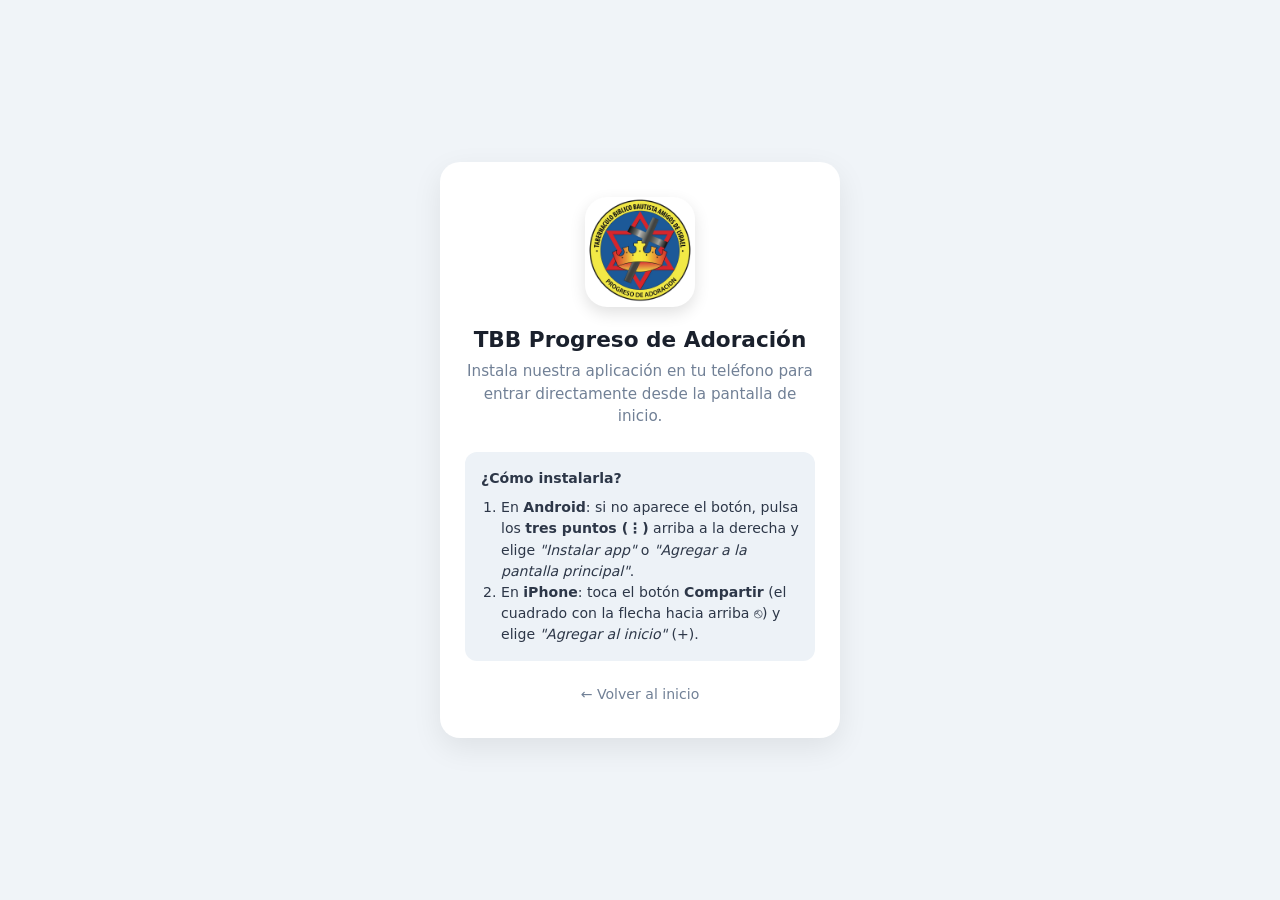
<file: descargar.html>
<!DOCTYPE html>
<html lang="es">
<head>
  <meta charset="UTF-8">
  <meta name="viewport" content="width=device-width, initial-scale=1.0">
  <title>Instalar TBB Progreso de Adoración</title>

  <!-- Conexión de la app -->
  <link rel="manifest" href="manifest.json">
  <link rel="apple-touch-icon" href="img/logo.png">
  <meta name="theme-color" content="#2b6cb0">
  <meta name="apple-mobile-web-app-capable" content="yes">
  <meta name="apple-mobile-web-app-status-bar-style" content="default">

  <!-- Registro del Service Worker -->
  <script>
    if ('serviceWorker' in navigator) {
      navigator.serviceWorker.register('sw.js');
    }
  </script>

  <style>
    * {
      box-sizing: border-box;
      margin: 0;
      padding: 0;
      font-family: system-ui, -apple-system, BlinkMacSystemFont, "Segoe UI", Roboto, sans-serif;
    }

    body {
      background-color: #f0f4f8;
      display: flex;
      align-items: center;
      justify-content: center;
      min-height: 100vh;
      padding: 20px;
    }

    .tarjeta-descarga {
      background: #ffffff;
      max-width: 400px;
      width: 100%;
      border-radius: 20px;
      box-shadow: 0 10px 30px rgba(0, 0, 0, 0.08);
      padding: 35px 25px;
      text-align: center;
    }

    .contenedor-logo {
      width: 110px;
      height: 110px;
      margin: 0 auto 20px;
      border-radius: 22px;
      overflow: hidden;
      box-shadow: 0 6px 16px rgba(0, 0, 0, 0.12);
      background-color: #fff;
      display: flex;
      align-items: center;
      justify-content: center;
    }

    .contenedor-logo img {
      width: 100%;
      height: 100%;
      object-fit: cover;
    }

    h1 {
      font-size: 1.35rem;
      color: #1a202c;
      margin-bottom: 8px;
    }

    p.descripcion {
      font-size: 0.95rem;
      color: #718096;
      line-height: 1.5;
      margin-bottom: 24px;
    }

    .btn-instalar {
      background-color: #2b6cb0;
      color: #ffffff;
      border: none;
      width: 100%;
      padding: 14px;
      font-size: 1rem;
      font-weight: 600;
      border-radius: 12px;
      cursor: pointer;
      display: none; /* Se muestra si el dispositivo soporta instalación directa */
      box-shadow: 0 4px 12px rgba(43, 108, 176, 0.3);
      transition: background 0.2s;
    }

    .btn-instalar:hover {
      background-color: #2c5282;
    }

    .caja-instrucciones {
      background-color: #edf2f7;
      border-radius: 12px;
      padding: 16px;
      text-align: left;
      font-size: 0.88rem;
      color: #2d3748;
      line-height: 1.5;
      margin-top: 15px;
    }

    .caja-instrucciones ol {
      margin-left: 20px;
      margin-top: 8px;
    }

    .enlace-volver {
      display: inline-block;
      margin-top: 25px;
      color: #718096;
      text-decoration: none;
      font-size: 0.88rem;
    }

    .enlace-volver:hover {
      text-decoration: underline;
    }
  </style>
</head>
<body>

  <div class="tarjeta-descarga">
    <!-- Contenedor del Logo -->
    <div class="contenedor-logo">
      <img src="img/logo.png" alt="Logo TBB Progreso de Adoración">
    </div>

    <h1>TBB Progreso de Adoración</h1>
    <p class="descripcion">Instala nuestra aplicación en tu teléfono para entrar directamente desde la pantalla de inicio.</p>

    <!-- Botón directo de instalación -->
    <button id="btnInstalar" class="btn-instalar">
      📲 Instalar en el teléfono
    </button>

    <!-- Pasos para iPhone o navegadores sin botón automático -->
    <div class="caja-instrucciones" id="cajaGuia">
      <strong>¿Cómo instalarla?</strong>
      <ol>
        <li>En <b>Android</b>: si no aparece el botón, pulsa los <b>tres puntos (⋮)</b> arriba a la derecha y elige <i>"Instalar app"</i> o <i>"Agregar a la pantalla principal"</i>.</li>
        <li>En <b>iPhone</b>: toca el botón <b>Compartir</b> (el cuadrado con la flecha hacia arriba ⎋) y elige <i>"Agregar al inicio"</i> (+).</li>
      </ol>
    </div>

    <a href="index.html" class="enlace-volver">← Volver al inicio</a>
  </div>

  <script>
    let eventoInstalacion;
    const btnInstalar = document.getElementById('btnInstalar');
    const cajaGuia = document.getElementById('cajaGuia');

    window.addEventListener('beforeinstallprompt', (e) => {
      e.preventDefault();
      eventoInstalacion = e;
      btnInstalar.style.display = 'block';
    });

    btnInstalar.addEventListener('click', async () => {
      if (eventoInstalacion) {
        eventoInstalacion.prompt();
        const { outcome } = await eventoInstalacion.userChoice;

        if (outcome === 'accepted') {
          btnInstalar.style.display = 'none';
          cajaGuia.innerHTML = '✅ <strong>¡Aplicación instalada con éxito!</strong> Ya puedes encontrarla en tus aplicaciones.';
        }
        eventoInstalacion = null;
      }
    });

    window.addEventListener('appinstalled', () => {
      btnInstalar.style.display = 'none';
      cajaGuia.innerHTML = '✅ <strong>¡Aplicación instalada con éxito!</strong>';
    });
  </script>

</body>
</html>
</file>
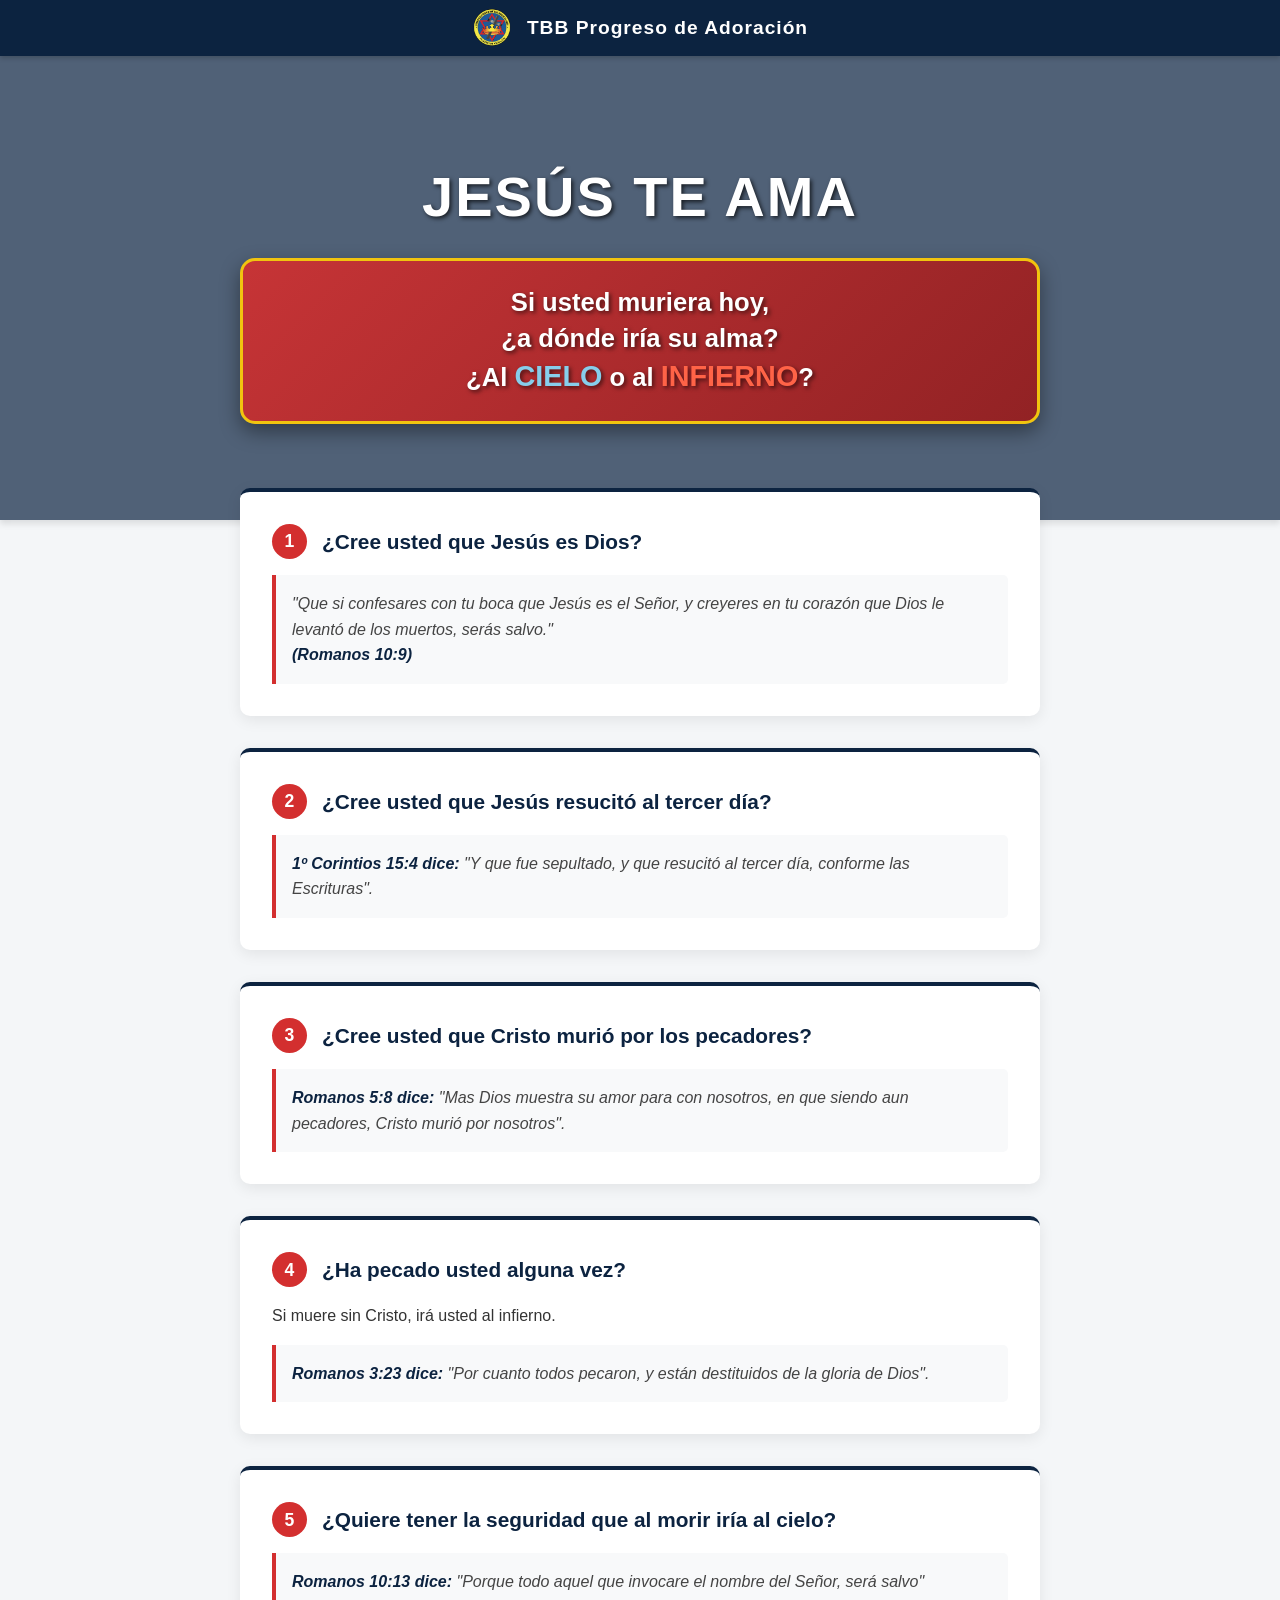
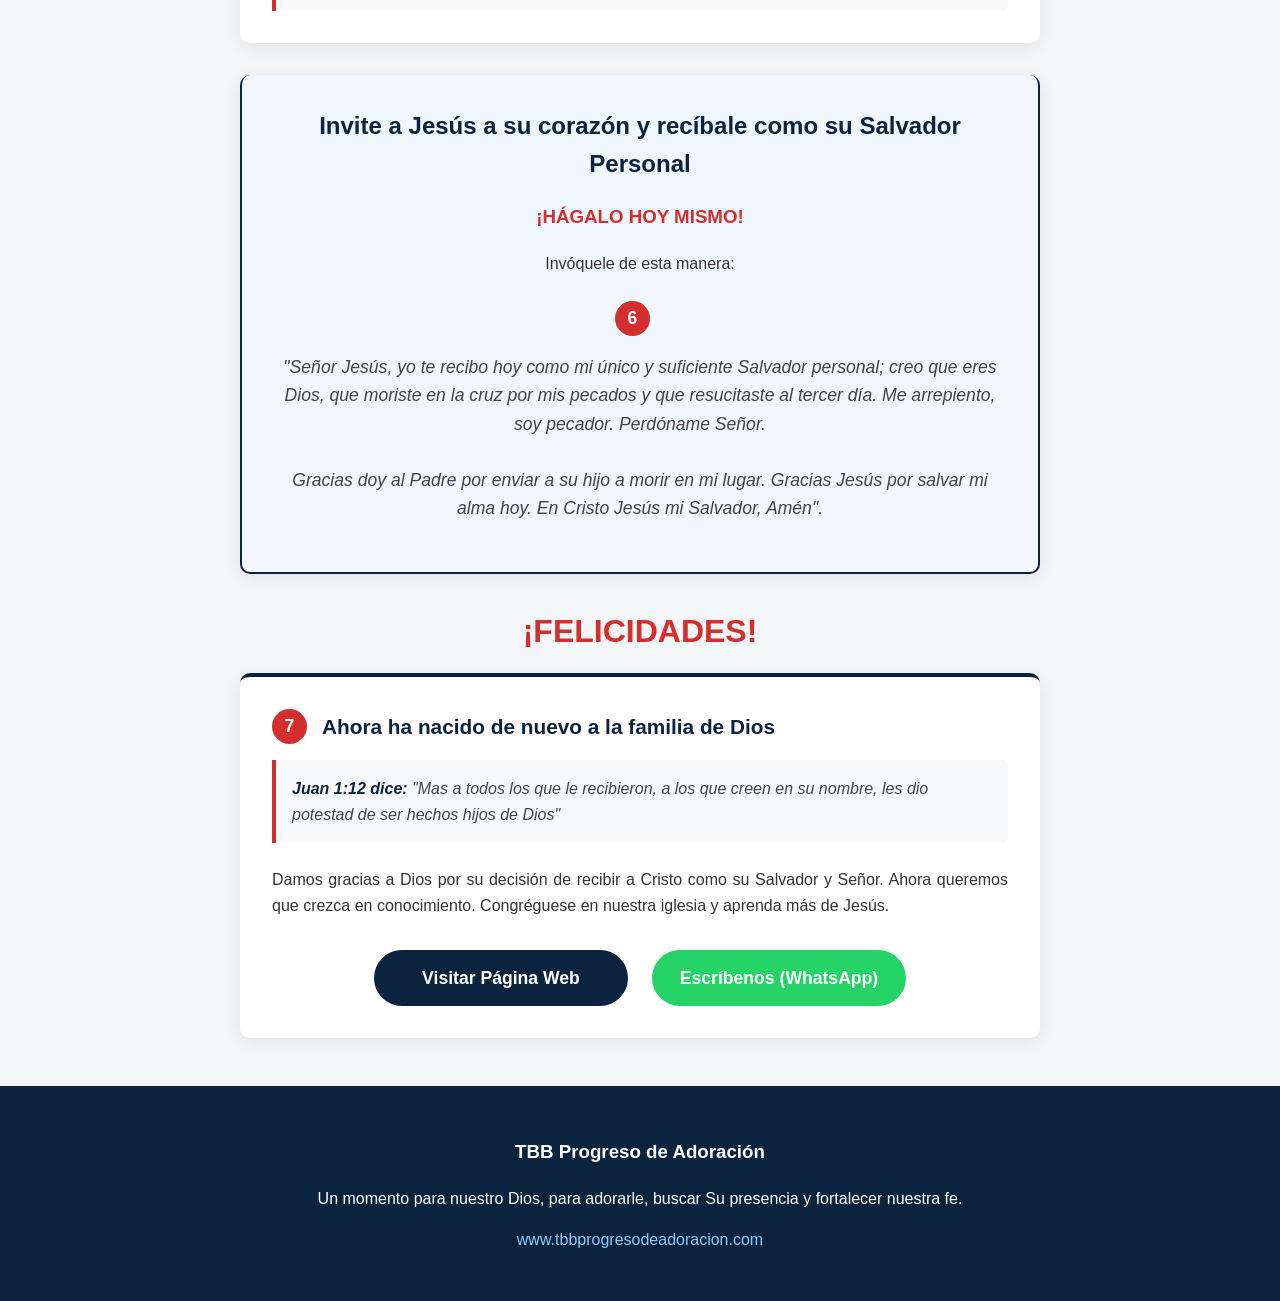
<file: plan-de-salvacion.html>
<!DOCTYPE html>
<html lang="es">
<head>
    <meta charset="UTF-8">
    <meta name="viewport" content="width=device-width, initial-scale=1.0">
    <!-- Etiqueta CRÍTICA para ocultar la página de Google y otros buscadores -->
    <meta name="robots" content="noindex, nofollow">
    <title>Plan de Salvación - TBB Progreso de Adoración</title>
    <style>
        :root {
            --primary-color: #0c2340;
            --secondary-color: #f4f6f8;
            --accent-color: #d32f2f;
            --text-color: #333;
            --font-family: 'Segoe UI', Tahoma, Geneva, Verdana, sans-serif;
            --btn-hover: #08172a;
            --whatsapp-color: #25D366;
            --gold-accent: #f1c40f;
        }
        body {
            font-family: var(--font-family);
            background-color: var(--secondary-color);
            color: var(--text-color);
            margin: 0;
            padding: 0;
            line-height: 1.6;
        }
        
        /* Navbar Superior */
        .navbar {
            background-color: var(--primary-color);
            color: white;
            padding: 0.5rem 1rem;
            display: flex;
            align-items: center;
            justify-content: center;
            box-shadow: 0 2px 5px rgba(0,0,0,0.2);
            position: sticky;
            top: 0;
            z-index: 100;
        }
        .navbar-content {
            display: flex;
            align-items: center;
            gap: 15px;
            max-width: 800px;
            width: 100%;
            justify-content: center;
        }
        .navbar-logo {
            height: 40px;
            width: auto;
            border-radius: 50%;
        }
        .navbar-title {
            font-size: 1.2rem;
            font-weight: bold;
            margin: 0;
            letter-spacing: 1px;
        }

        /* Sección de Imagen Principal (Hero) */
        .hero {
            position: relative;
            background: url('https://images.unsplash.com/photo-1469474968028-56623f02e42e?ixlib=rb-4.0.3&auto=format&fit=crop&w=1920&q=80') no-repeat center center/cover;
            min-height: 400px;
            display: flex;
            align-items: center;
            justify-content: center;
            text-align: center;
            color: white;
            box-shadow: 0 4px 6px rgba(0,0,0,0.1);
            padding: 2rem 1rem;
        }
        .hero-overlay {
            position: absolute;
            top: 0; left: 0; right: 0; bottom: 0;
            background: rgba(12, 35, 64, 0.7);
        }
        .hero-content {
            position: relative;
            z-index: 1;
            width: 100%;
            max-width: 800px;
        }
        .hero-content h1 {
            font-size: 3.5rem;
            margin: 0 0 1rem 0;
            text-shadow: 2px 2px 4px rgba(0,0,0,0.7);
            font-weight: 700;
            letter-spacing: 2px;
            color: white;
        }
        
        /* Nuevo cuadro llamativo para la pregunta principal */
        .main-question-box {
            background: linear-gradient(135deg, rgba(211, 47, 47, 0.9), rgba(153, 27, 27, 0.9));
            border: 3px solid var(--gold-accent);
            border-radius: 15px;
            padding: 1.5rem;
            margin: 0 auto;
            box-shadow: 0 8px 20px rgba(0,0,0,0.4);
            transform: scale(1);
            animation: pulse 2s infinite;
        }
        
        @keyframes pulse {
            0% { transform: scale(1); box-shadow: 0 8px 20px rgba(0,0,0,0.4); }
            50% { transform: scale(1.02); box-shadow: 0 12px 25px rgba(211, 47, 47, 0.6); }
            100% { transform: scale(1); box-shadow: 0 8px 20px rgba(0,0,0,0.4); }
        }

        .main-question-text {
            font-size: 1.6rem;
            font-weight: bold;
            margin: 0;
            text-shadow: 2px 2px 4px rgba(0,0,0,0.6);
            color: white;
            line-height: 1.4;
        }
        .highlight-cielo {
            color: #87CEEB; /* Azul claro / Cielo */
            text-transform: uppercase;
            font-size: 1.8rem;
        }
        .highlight-infierno {
            color: #FF6347; /* Rojo anaranjado / Fuego */
            text-transform: uppercase;
            font-size: 1.8rem;
        }

        .container {
            max-width: 800px;
            margin: -2rem auto 2rem;
            padding: 0 1rem;
            position: relative;
            z-index: 2;
        }
        .card {
            background: white;
            border-radius: 10px;
            padding: 2rem;
            margin-bottom: 2rem;
            box-shadow: 0 4px 15px rgba(0,0,0,0.08);
            border-top: 4px solid var(--primary-color);
        }
        .question {
            color: var(--primary-color);
            font-size: 1.3rem;
            font-weight: bold;
            margin-bottom: 1rem;
            display: flex;
            align-items: center;
        }
        .question-number {
            background-color: var(--accent-color);
            color: white;
            width: 35px;
            height: 35px;
            border-radius: 50%;
            display: flex;
            justify-content: center;
            align-items: center;
            margin-right: 15px;
            font-size: 1.1rem;
            flex-shrink: 0;
        }
        .bible-verse {
            font-style: italic;
            color: #444;
            background-color: #f8f9fa;
            padding: 1rem;
            border-left: 4px solid var(--accent-color);
            margin-top: 1rem;
            border-radius: 0 5px 5px 0;
        }
        .bible-ref {
            font-weight: bold;
            color: var(--primary-color);
        }
        .prayer-section {
            background-color: #f0f7ff;
            border: 2px solid var(--primary-color);
            text-align: center;
            border-top: none;
        }
        .prayer-title {
            color: var(--primary-color);
            font-size: 1.5rem;
            font-weight: bold;
            margin-bottom: 1rem;
        }
        .congratulations {
            text-align: center;
            color: var(--accent-color);
            font-size: 2rem;
            font-weight: bold;
            margin: 2rem 0 1rem;
            text-transform: uppercase;
        }
        
        /* Botones de Acción */
        .cta-section {
            display: flex;
            justify-content: center;
            gap: 1.5rem;
            margin-top: 2rem;
            flex-wrap: wrap;
        }
        .btn {
            display: inline-flex;
            align-items: center;
            justify-content: center;
            padding: 12px 25px;
            font-size: 1.1rem;
            font-weight: bold;
            text-decoration: none;
            border-radius: 30px;
            transition: all 0.3s ease;
            text-align: center;
            min-width: 200px;
            gap: 10px;
        }
        .btn-primary {
            background-color: var(--primary-color);
            color: white;
            border: 2px solid var(--primary-color);
        }
        .btn-primary:hover {
            background-color: var(--btn-hover);
            transform: translateY(-2px);
            box-shadow: 0 4px 8px rgba(0,0,0,0.2);
        }
        .btn-whatsapp {
            background-color: var(--whatsapp-color);
            color: white;
            border: 2px solid var(--whatsapp-color);
        }
        .btn-whatsapp:hover {
            background-color: #1ebe57;
            transform: translateY(-2px);
            box-shadow: 0 4px 8px rgba(0,0,0,0.2);
        }

        .footer {
            text-align: center;
            margin-top: 3rem;
            padding: 2rem;
            background-color: var(--primary-color);
            color: white;
        }
        .footer a {
            color: #90caf9;
            text-decoration: none;
        }
        
        @media (max-width: 600px) {
            .hero-content h1 {
                font-size: 2.2rem;
            }
            .main-question-text {
                font-size: 1.3rem;
            }
            .highlight-cielo, .highlight-infierno {
                font-size: 1.5rem;
            }
            .card {
                padding: 1.5rem;
            }
            .btn {
                width: 100%;
            }
        }
    </style>
</head>
<body>

<!-- Barra de Navegación Superior -->
<nav class="navbar">
    <div class="navbar-content">
        <img src="img/logo.png" alt="Logo TBB Progreso de Adoración" class="navbar-logo" onerror="this.style.display='none'">
        <h2 class="navbar-title">TBB Progreso de Adoración</h2>
    </div>
</nav>

<div class="hero">
    <div class="hero-overlay"></div>
    <div class="hero-content">
        <h1>JESÚS TE AMA</h1>
        
        <div class="main-question-box">
            <p class="main-question-text">
                Si usted muriera hoy,<br>
                ¿a dónde iría su alma?<br>
                ¿Al <span class="highlight-cielo">CIELO</span> o al <span class="highlight-infierno">INFIERNO</span>?
            </p>
        </div>
    </div>
</div>

<div class="container">
    
    <div class="card">
        <div class="question"><span class="question-number">1</span> ¿Cree usted que Jesús es Dios?</div>
        <div class="bible-verse">
            "Que si confesares con tu boca que Jesús es el Señor, y creyeres en tu corazón que Dios le levantó de los muertos, serás salvo." <br>
            <span class="bible-ref">(Romanos 10:9)</span>
        </div>
    </div>

    <div class="card">
        <div class="question"><span class="question-number">2</span> ¿Cree usted que Jesús resucitó al tercer día?</div>
        <div class="bible-verse">
            <span class="bible-ref">1º Corintios 15:4 dice:</span> "Y que fue sepultado, y que resucitó al tercer día, conforme las Escrituras".
        </div>
    </div>

    <div class="card">
        <div class="question"><span class="question-number">3</span> ¿Cree usted que Cristo murió por los pecadores?</div>
        <div class="bible-verse">
            <span class="bible-ref">Romanos 5:8 dice:</span> "Mas Dios muestra su amor para con nosotros, en que siendo aun pecadores, Cristo murió por nosotros".
        </div>
    </div>

    <div class="card">
        <div class="question"><span class="question-number">4</span> ¿Ha pecado usted alguna vez?</div>
        <p>Si muere sin Cristo, irá usted al infierno.</p>
        <div class="bible-verse">
            <span class="bible-ref">Romanos 3:23 dice:</span> "Por cuanto todos pecaron, y están destituidos de la gloria de Dios".
        </div>
    </div>

    <div class="card">
        <div class="question"><span class="question-number">5</span> ¿Quiere tener la seguridad que al morir iría al cielo?</div>
        <div class="bible-verse">
            <span class="bible-ref">Romanos 10:13 dice:</span> "Porque todo aquel que invocare el nombre del Señor, será salvo"
        </div>
    </div>

    <div class="card prayer-section">
        <div class="prayer-title">Invite a Jesús a su corazón y recíbale como su Salvador Personal</div>
        <h3 style="color: var(--accent-color);">¡HÁGALO HOY MISMO!</h3>
        <p>Invóquele de esta manera:</p>
        <div class="question" style="justify-content: center; margin-top: 1.5rem;"><span class="question-number">6</span></div>
        <p style="font-size: 1.1rem; font-style: italic; color: #444;">
            "Señor Jesús, yo te recibo hoy como mi único y suficiente Salvador personal; creo que eres Dios, que moriste en la cruz por mis pecados y que resucitaste al tercer día. Me arrepiento, soy pecador. Perdóname Señor.<br><br>
            Gracias doy al Padre por enviar a su hijo a morir en mi lugar. Gracias Jesús por salvar mi alma hoy. En Cristo Jesús mi Salvador, Amén".
        </p>
    </div>

    <div class="congratulations">¡Felicidades!</div>

    <div class="card">
        <div class="question"><span class="question-number">7</span> Ahora ha nacido de nuevo a la familia de Dios</div>
        <div class="bible-verse">
            <span class="bible-ref">Juan 1:12 dice:</span> "Mas a todos los que le recibieron, a los que creen en su nombre, les dio potestad de ser hechos hijos de Dios"
        </div>
        <p style="margin-top: 1.5rem; text-align: justify;">
            Damos gracias a Dios por su decisión de recibir a Cristo como su Salvador y Señor. Ahora queremos que crezca en conocimiento. Congréguese en nuestra iglesia y aprenda más de Jesús.
        </p>
        
        <!-- Enlaces / Botones de Acción -->
        <div class="cta-section">
            <a href="https://www.tbbprogresodeadoracion.com/" class="btn btn-primary">
                Visitar Página Web
            </a>
            <a href="https://wa.me/50375714132?text=Hola,%20deseo%20información%20y%20consejería%20pastoral%20en%20TBB%20Progreso%20de%20Adoración" target="_blank" class="btn btn-whatsapp">
                Escríbenos (WhatsApp)
            </a>
        </div>
    </div>

</div>

<div class="footer">
    <h3>TBB Progreso de Adoración</h3>
    <p>Un momento para nuestro Dios, para adorarle, buscar Su presencia y fortalecer nuestra fe.</p>
    <p><a href="https://www.tbbprogresodeadoracion.com/" target="_blank">www.tbbprogresodeadoracion.com</a></p>
</div>

</body>
</html>
</file>
